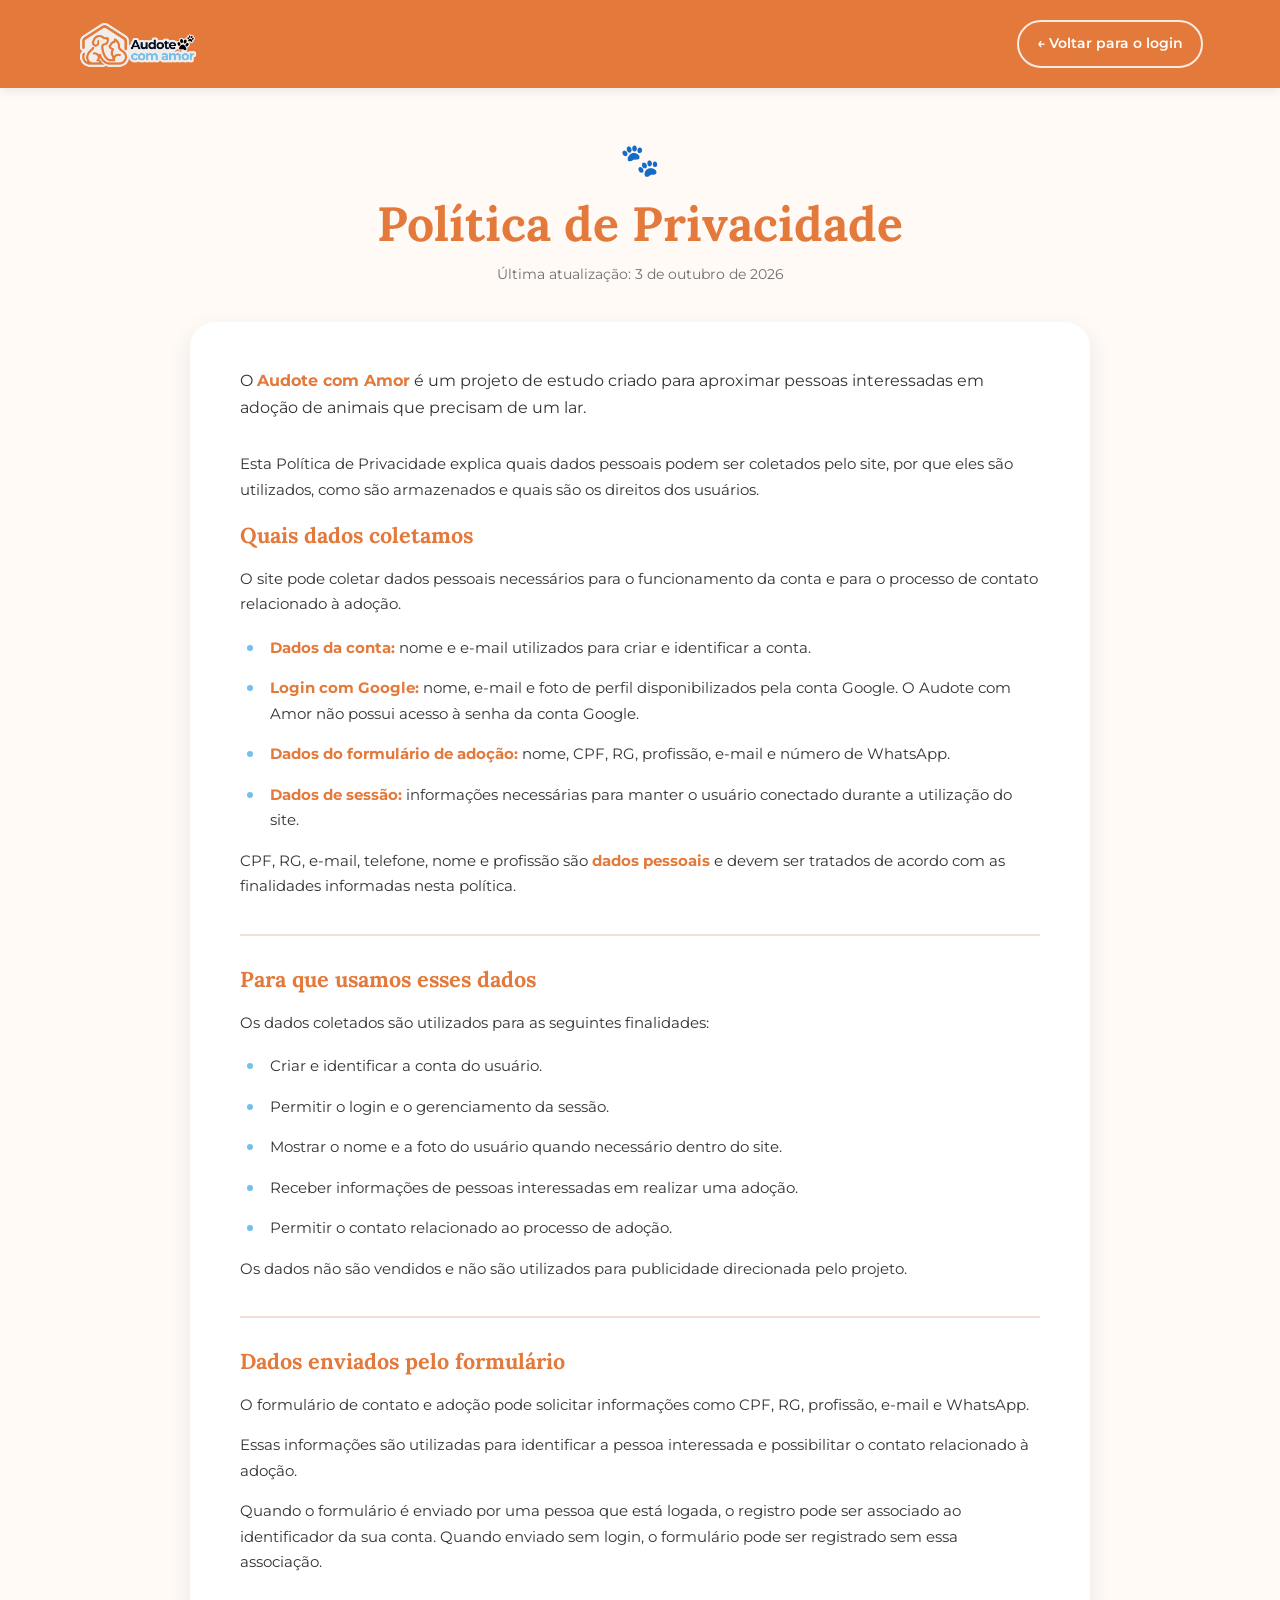
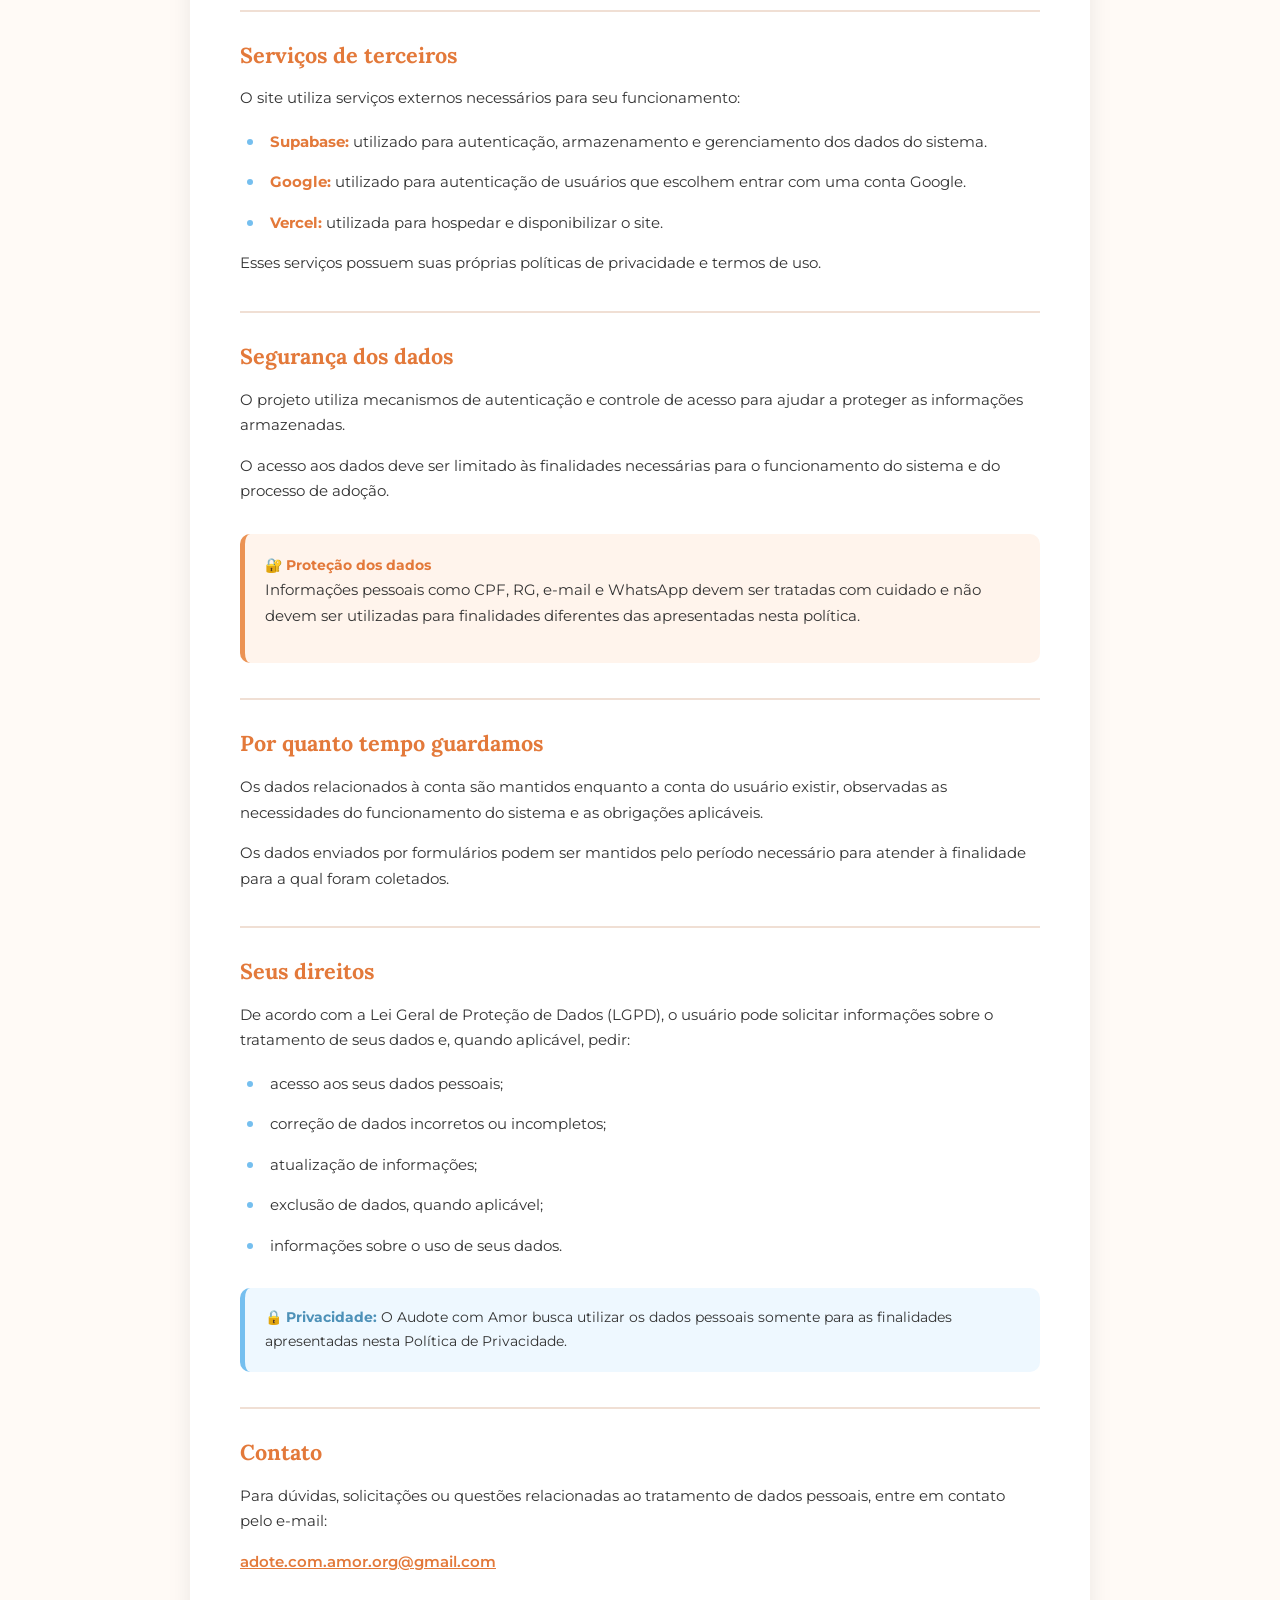
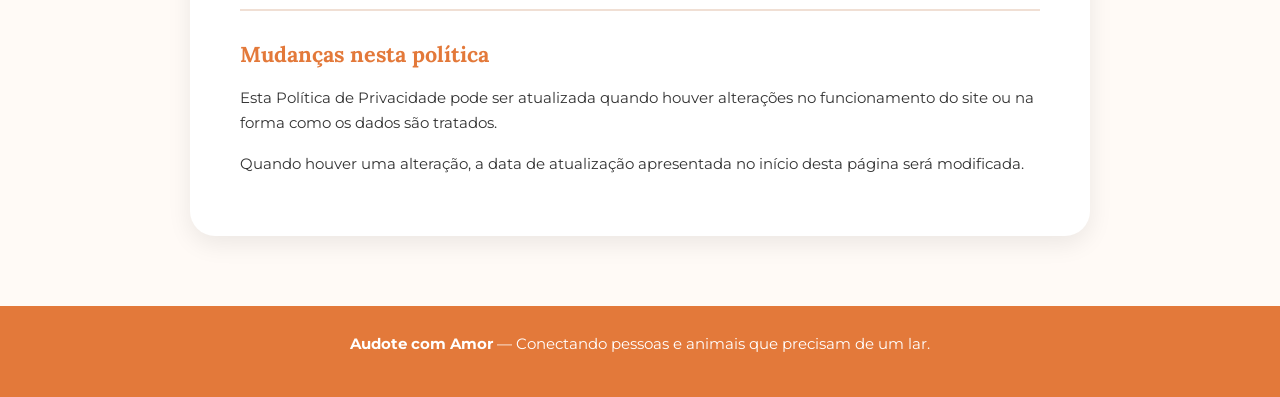
<file: Auth/PoliticaDePrivacidade.html>
<!doctype html>
<html lang="pt-BR">
  <head>
    <link rel="icon" type="image/png" href="../assets/img/ui/LogoFav.png">
    <meta charset="UTF-8" />
    <meta name="viewport" content="width=device-width, initial-scale=1" />

    <title>Política de Privacidade | Audote com Amor</title>

    <link rel="preconnect" href="https://fonts.googleapis.com" />
    <link rel="preconnect" href="https://fonts.gstatic.com" crossorigin />

    <link
      href="https://fonts.googleapis.com/css2?family=Lora:wght@500;600;700&family=Montserrat:wght@400;500;600;700&display=swap"
      rel="stylesheet"
    />

    <style>
      :root {
        --laranja: #e3793a;
        --laranja-claro: #eb9253;
        --azul: #75bfef;

        --fundo: #fffaf6;
        --branco: #ffffff;
        --texto: #333333;
        --suave: #707070;
        --linha: #f0dfd4;

        --sombra: 0 8px 25px rgba(0, 0, 0, 0.08);
      }

      * {
        box-sizing: border-box;
        margin: 0;
        padding: 0;
      }

      html {
        scroll-behavior: smooth;
      }

      body {
        background: var(--fundo);
        color: var(--texto);
        font-family: "Montserrat", sans-serif;
        line-height: 1.7;
      }

      header {
        width: 100%;
        background: var(--laranja);

        padding: 18px 6%;

        display: flex;
        align-items: center;
        justify-content: space-between;

        box-shadow: 0 3px 10px rgba(0, 0, 0, 0.08);
      }

      .logo {
        width: auto;
        height: 52px;
        display: block;
      }

      .voltar {
        display: inline-flex;
        align-items: center;
        gap: 8px;

        color: #ffffff;
        text-decoration: none;

        font-size: 14px;
        font-weight: 600;

        padding: 10px 18px;

        border: 2px solid rgba(255, 255, 255, 0.85);
        border-radius: 25px;

        transition: 0.3s ease;
      }

      .voltar:hover {
        background: #ffffff;
        color: var(--laranja);
      }

      main {
        width: min(900px, 92%);
        margin: 45px auto 70px;
      }

      .titulo-area {
        text-align: center;
        margin-bottom: 35px;
      }

      .patinha {
        display: block;
        font-size: 32px;
        margin-bottom: 8px;
      }

      h1 {
        color: var(--laranja);

        font-family: "Lora", serif;

        font-size: clamp(2rem, 4vw, 3rem);

        line-height: 1.2;

        margin-bottom: 10px;
      }

      .atualizado {
        color: var(--suave);
        font-size: 14px;
      }

      .conteudo {
        background: var(--branco);

        border-radius: 25px;

        padding: 45px 50px;

        box-shadow: var(--sombra);
      }

      .introducao {
        font-size: 16px;
        margin-bottom: 30px;
      }

      strong {
        color: var(--laranja);
        font-weight: 700;
      }

      h2 {
        color: var(--laranja);

        font-family: "Lora", serif;

        font-size: 1.35rem;

        margin: 35px 0 12px;

        padding-top: 25px;

        border-top: 2px solid var(--linha);
      }

      h2:first-of-type {
        margin-top: 0;
        padding-top: 0;
        border-top: none;
      }

      p {
        font-size: 15px;
        margin-bottom: 15px;
      }

      ul {
        padding-left: 25px;
        margin-bottom: 15px;
      }

      li {
        font-size: 15px;
        margin-bottom: 12px;
        padding-left: 5px;
      }

      li::marker {
        color: var(--azul);
        font-size: 18px;
      }

      a {
        color: var(--laranja);
        font-weight: 600;
      }

      .email {
        word-break: break-word;
      }

      .aviso {
        margin-top: 30px;

        padding: 18px 20px;

        background: #eef8ff;

        border-left: 5px solid var(--azul);

        border-radius: 10px;

        font-size: 14px;
      }

      .aviso strong {
        color: #4d91b8;
      }
      .seguranca {
        margin-top: 30px;

        padding: 20px;

        background: #fff4ec;

        border-left: 5px solid var(--laranja-claro);

        border-radius: 10px;

        font-size: 14px;
      }

      .seguranca strong {
        color: var(--laranja);
      }

      footer {
        background: var(--laranja);

        color: #ffffff;

        text-align: center;

        padding: 25px 20px;

        font-size: 13px;
      }

      footer strong {
        color: #ffffff;
      }

      @media (max-width: 700px) {
        header {
          padding: 15px 5%;
        }

        .logo {
          height: 42px;
        }

        .voltar {
          font-size: 12px;
          padding: 8px 13px;
        }

        main {
          width: 94%;
          margin-top: 30px;
        }

        .conteudo {
          padding: 30px 22px;
          border-radius: 20px;
        }

        h1 {
          font-size: 2rem;
        }

        h2 {
          font-size: 1.2rem;
        }

        p,
        li {
          font-size: 14px;
        }
      }
    </style>
  
<script>
(function(c,l,a,r,i,t,y){
    c[a]=c[a]||function(){(c[a].q=c[a].q||[]).push(arguments)};
    t=l.createElement(r);t.async=1;
    t.src="https://www.clarity.ms/tag/"+i;
    y=l.getElementsByTagName(r)[0];
    y.parentNode.insertBefore(t,y);
})(window,document,"clarity","script","yv8exlboqb");
</script>

    
      
</head>

  <body>
    <header>
      <a href="/index.html">
        <img
          class="logo"
          src="/img/LogoBranca.png"
          alt="Adote com Amor"
        />
      </a>

      <a class="voltar" href="Auth.html">
        ← Voltar para o login
      </a>
    </header>
    <main>

      <div class="titulo-area">

        <span class="patinha">🐾</span>

        <h1>Política de Privacidade</h1>

        <p class="atualizado">
          Última atualização: 3 de outubro de 2026
        </p>

      </div>


      <div class="conteudo">

        <p class="introducao">
          O <strong>Audote com Amor</strong> é um projeto de estudo criado
          para aproximar pessoas interessadas em adoção de animais que
          precisam de um lar.
        </p>

        <p>
          Esta Política de Privacidade explica quais dados pessoais podem
          ser coletados pelo site, por que eles são utilizados, como são
          armazenados e quais são os direitos dos usuários.
        </p>

        <h2>Quais dados coletamos</h2>

        <p>
          O site pode coletar dados pessoais necessários para o funcionamento
          da conta e para o processo de contato relacionado à adoção.
        </p>

        <ul>

          <li>
            <strong>Dados da conta:</strong>
            nome e e-mail utilizados para criar e identificar a conta.
          </li>

          <li>
            <strong>Login com Google:</strong>
            nome, e-mail e foto de perfil disponibilizados pela conta Google.
            O Audote com Amor não possui acesso à senha da conta Google.
          </li>

          <li>
            <strong>Dados do formulário de adoção:</strong>
            nome, CPF, RG, profissão, e-mail e número de WhatsApp.
          </li>

          <li>
            <strong>Dados de sessão:</strong>
            informações necessárias para manter o usuário conectado
            durante a utilização do site.
          </li>

        </ul>

        <p>
          CPF, RG, e-mail, telefone, nome e profissão são
          <strong>dados pessoais</strong> e devem ser tratados de acordo
          com as finalidades informadas nesta política.
        </p>

        <h2>Para que usamos esses dados</h2>

        <p>
          Os dados coletados são utilizados para as seguintes finalidades:
        </p>

        <ul>

          <li>
            Criar e identificar a conta do usuário.
          </li>

          <li>
            Permitir o login e o gerenciamento da sessão.
          </li>

          <li>
            Mostrar o nome e a foto do usuário quando necessário
            dentro do site.
          </li>

          <li>
            Receber informações de pessoas interessadas em realizar
            uma adoção.
          </li>

          <li>
            Permitir o contato relacionado ao processo de adoção.
          </li>

        </ul>

        <p>
          Os dados não são vendidos e não são utilizados para publicidade
          direcionada pelo projeto.
        </p>

        <h2>Dados enviados pelo formulário</h2>

        <p>
          O formulário de contato e adoção pode solicitar informações como
          CPF, RG, profissão, e-mail e WhatsApp.
        </p>

        <p>
          Essas informações são utilizadas para identificar a pessoa
          interessada e possibilitar o contato relacionado à adoção.
        </p>

        <p>
          Quando o formulário é enviado por uma pessoa que está logada,
          o registro pode ser associado ao identificador da sua conta.
          Quando enviado sem login, o formulário pode ser registrado sem
          essa associação.
        </p>

        <h2>Serviços de terceiros</h2>

        <p>
          O site utiliza serviços externos necessários para seu funcionamento:
        </p>

        <ul>

          <li>
            <strong>Supabase:</strong>
            utilizado para autenticação, armazenamento e gerenciamento
            dos dados do sistema.
          </li>

          <li>
            <strong>Google:</strong>
            utilizado para autenticação de usuários que escolhem
            entrar com uma conta Google.
          </li>

          <li>
            <strong>Vercel:</strong>
            utilizada para hospedar e disponibilizar o site.
          </li>

        </ul>

        <p>
          Esses serviços possuem suas próprias políticas de privacidade
          e termos de uso.
        </p>

        <h2>Segurança dos dados</h2>

        <p>
          O projeto utiliza mecanismos de autenticação e controle de acesso
          para ajudar a proteger as informações armazenadas.
        </p>

        <p>
          O acesso aos dados deve ser limitado às finalidades necessárias
          para o funcionamento do sistema e do processo de adoção.
        </p>

        <div class="seguranca">

          <strong>🔐 Proteção dos dados</strong>

          <p>
            Informações pessoais como CPF, RG, e-mail e WhatsApp devem
            ser tratadas com cuidado e não devem ser utilizadas para
            finalidades diferentes das apresentadas nesta política.
          </p>

        </div>

        <h2>Por quanto tempo guardamos</h2>

        <p>
          Os dados relacionados à conta são mantidos enquanto a conta
          do usuário existir, observadas as necessidades do funcionamento
          do sistema e as obrigações aplicáveis.
        </p>

        <p>
          Os dados enviados por formulários podem ser mantidos pelo período
          necessário para atender à finalidade para a qual foram coletados.
        </p>

        <h2>Seus direitos</h2>

        <p>
          De acordo com a Lei Geral de Proteção de Dados (LGPD), o usuário
          pode solicitar informações sobre o tratamento de seus dados e,
          quando aplicável, pedir:
        </p>

        <ul>

          <li>
            acesso aos seus dados pessoais;
          </li>

          <li>
            correção de dados incorretos ou incompletos;
          </li>

          <li>
            atualização de informações;
          </li>

          <li>
            exclusão de dados, quando aplicável;
          </li>

          <li>
            informações sobre o uso de seus dados.
          </li>

        </ul>

        <div class="aviso">

          <strong>🔒 Privacidade:</strong>

          O Audote com Amor busca utilizar os dados pessoais somente
          para as finalidades apresentadas nesta Política de Privacidade.

        </div>

        <h2>Contato</h2>

        <p>
          Para dúvidas, solicitações ou questões relacionadas ao tratamento
          de dados pessoais, entre em contato pelo e-mail:
        </p>

        <p>
          <a
            class="email"
            href="mailto:adote.com.amor.org@gmail.com"
          >
            adote.com.amor.org@gmail.com
          </a>
        </p>

        <h2>Mudanças nesta política</h2>

        <p>
          Esta Política de Privacidade pode ser atualizada quando houver
          alterações no funcionamento do site ou na forma como os dados
          são tratados.
        </p>

        <p>
          Quando houver uma alteração, a data de atualização apresentada
          no início desta página será modificada.
        </p>

      </div>

    </main>
    <footer>

      <p>
        <strong>Audote com Amor</strong>
        — Conectando pessoas e animais que precisam de um lar.
      </p>

    </footer>

  
    <!-- VLibras: acessibilidade em Libras -->
    <div vw class="enabled">
      <div vw-access-button class="active"></div>
      <div vw-plugin-wrapper>
        <div class="vw-plugin-top-wrapper"></div>
      </div>
    </div>
    <script src="https://vlibras.gov.br/app/vlibras-plugin.js"></script>
    <script>
      new window.VLibras.Widget("https://vlibras.gov.br/app");
    </script>
</body>
</html>
</file>
